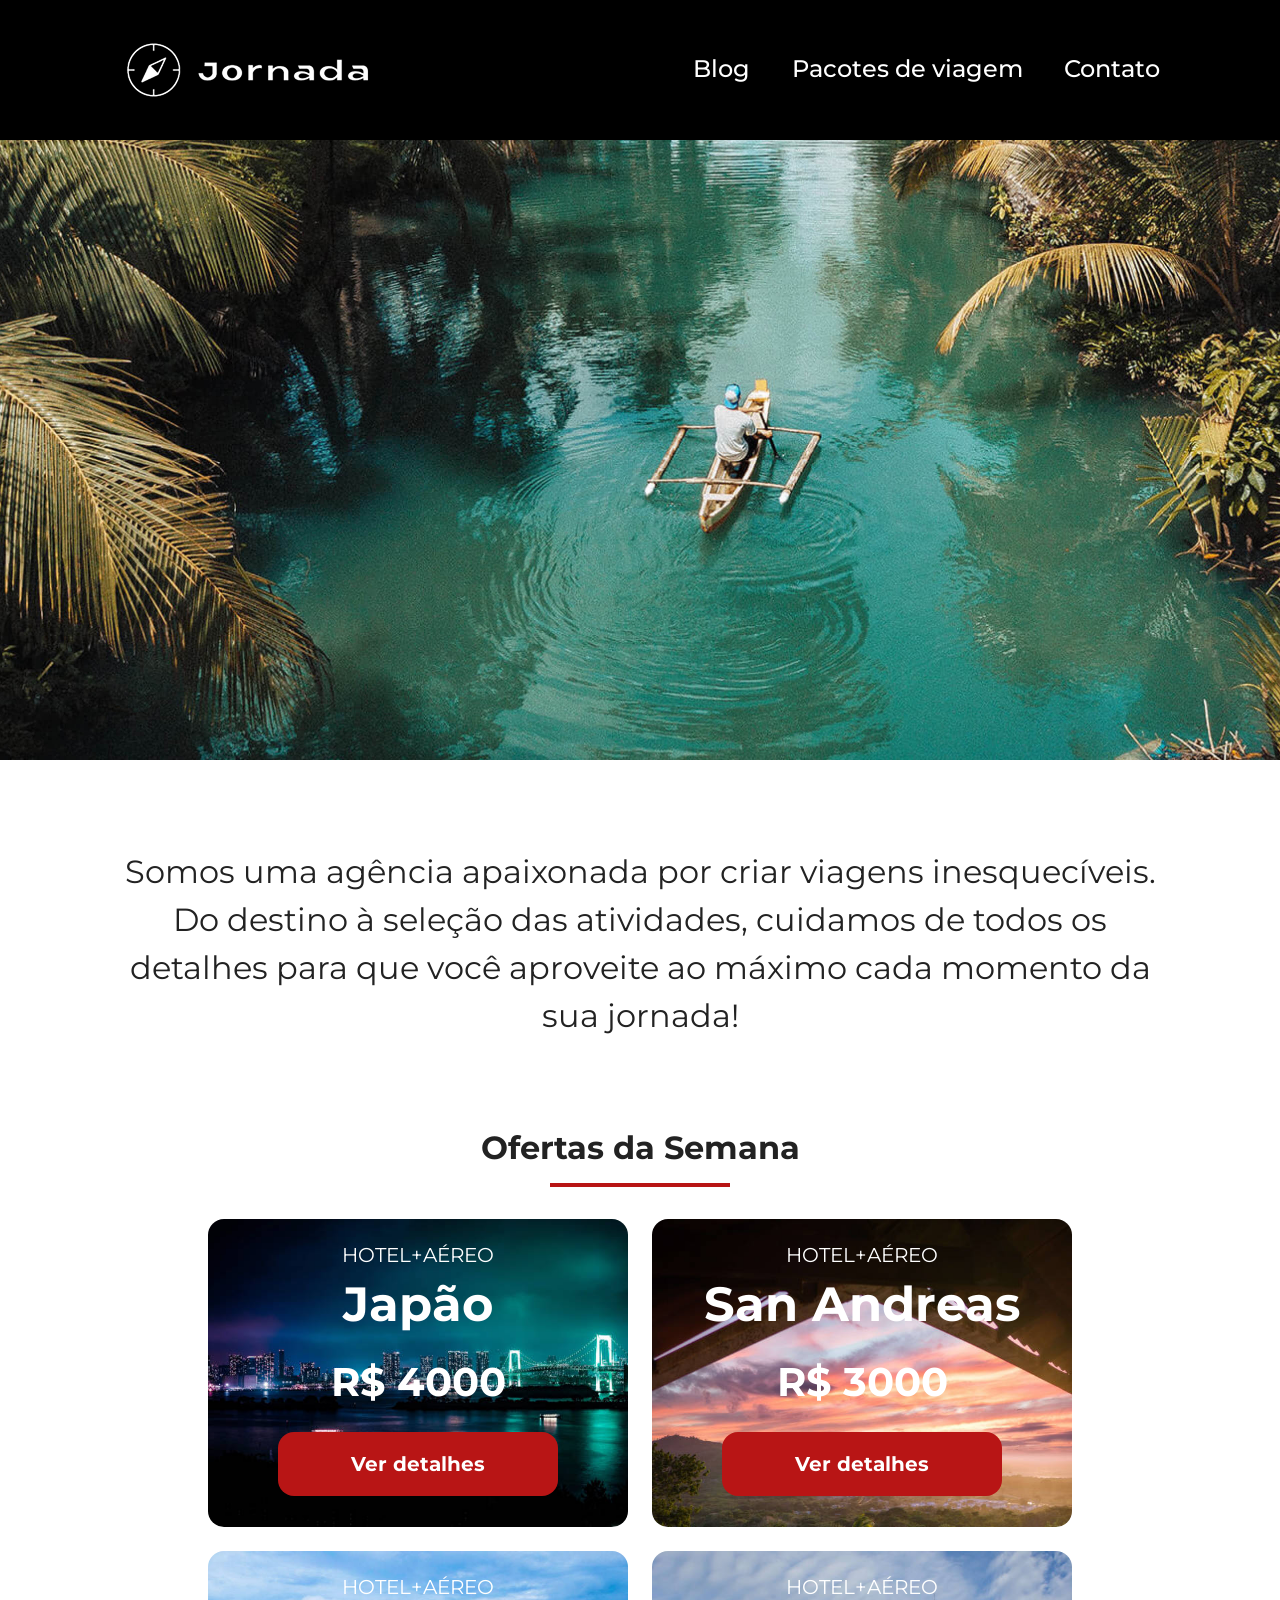
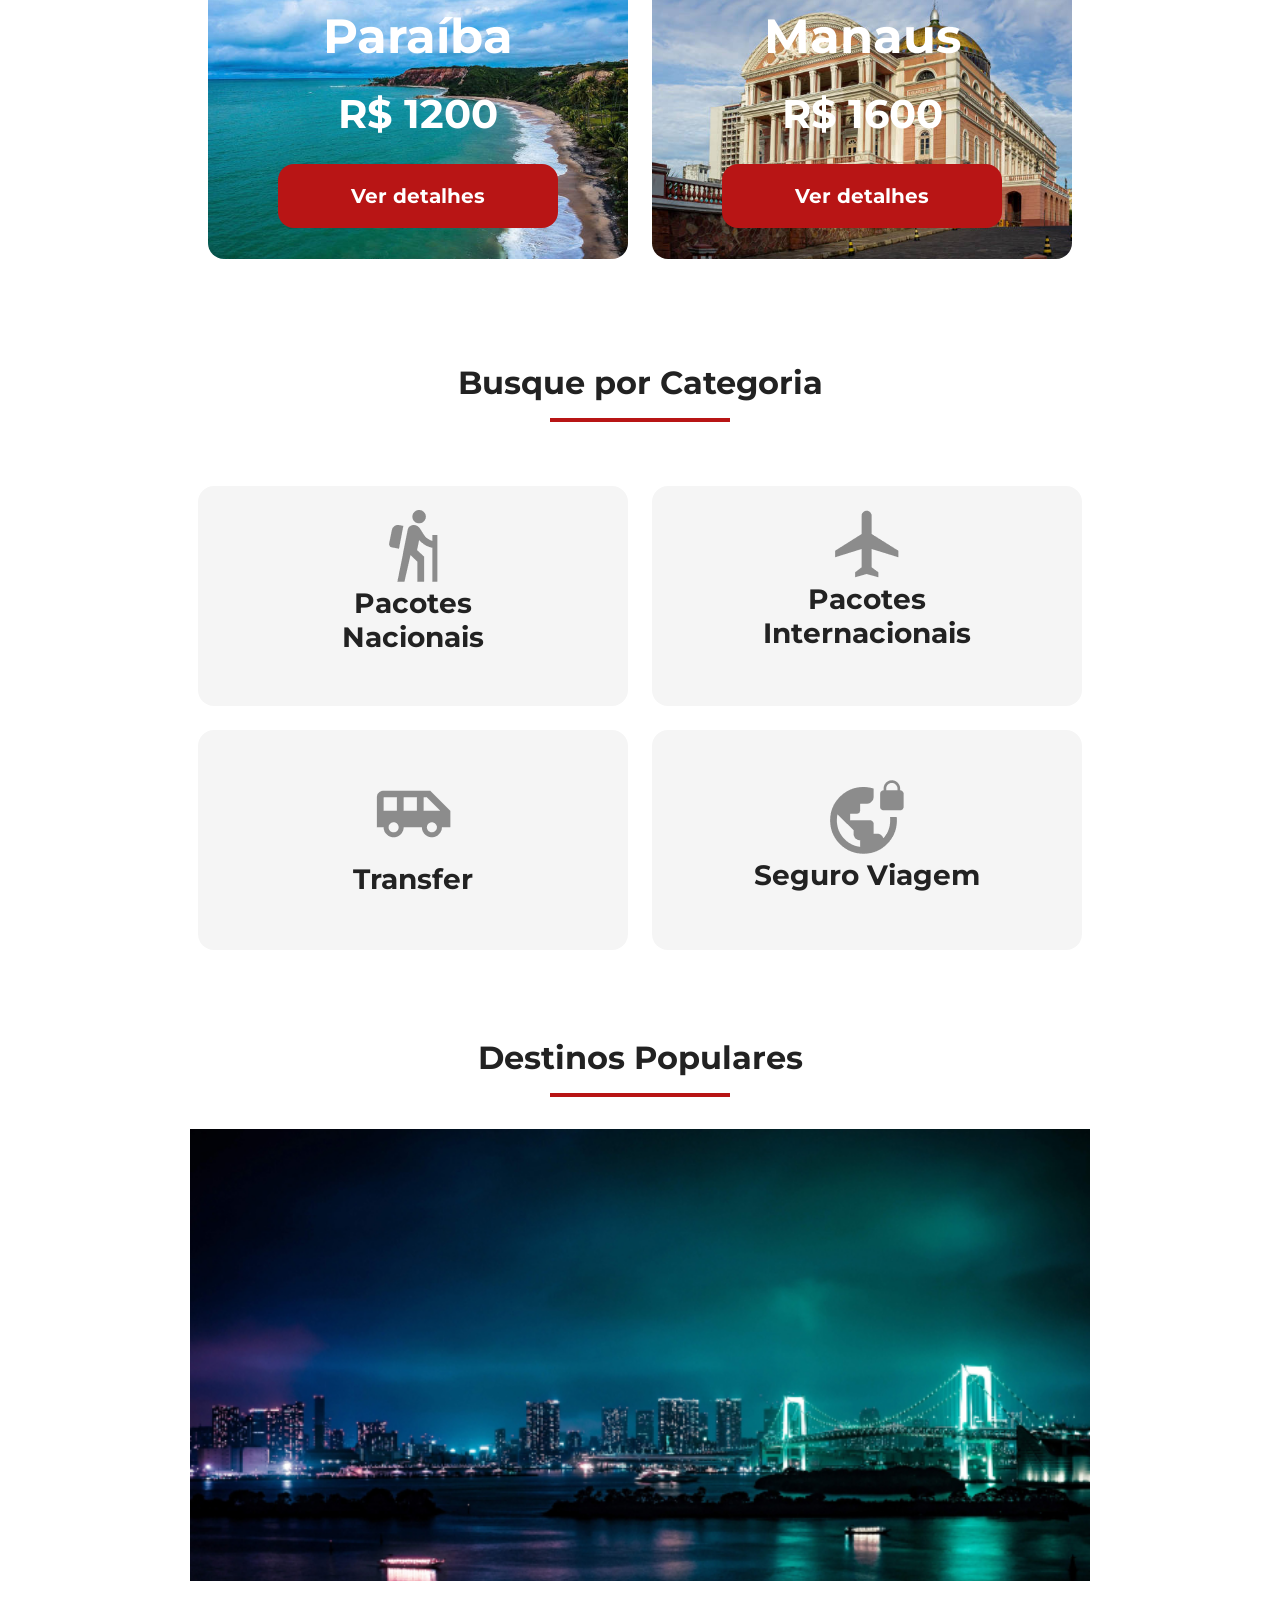
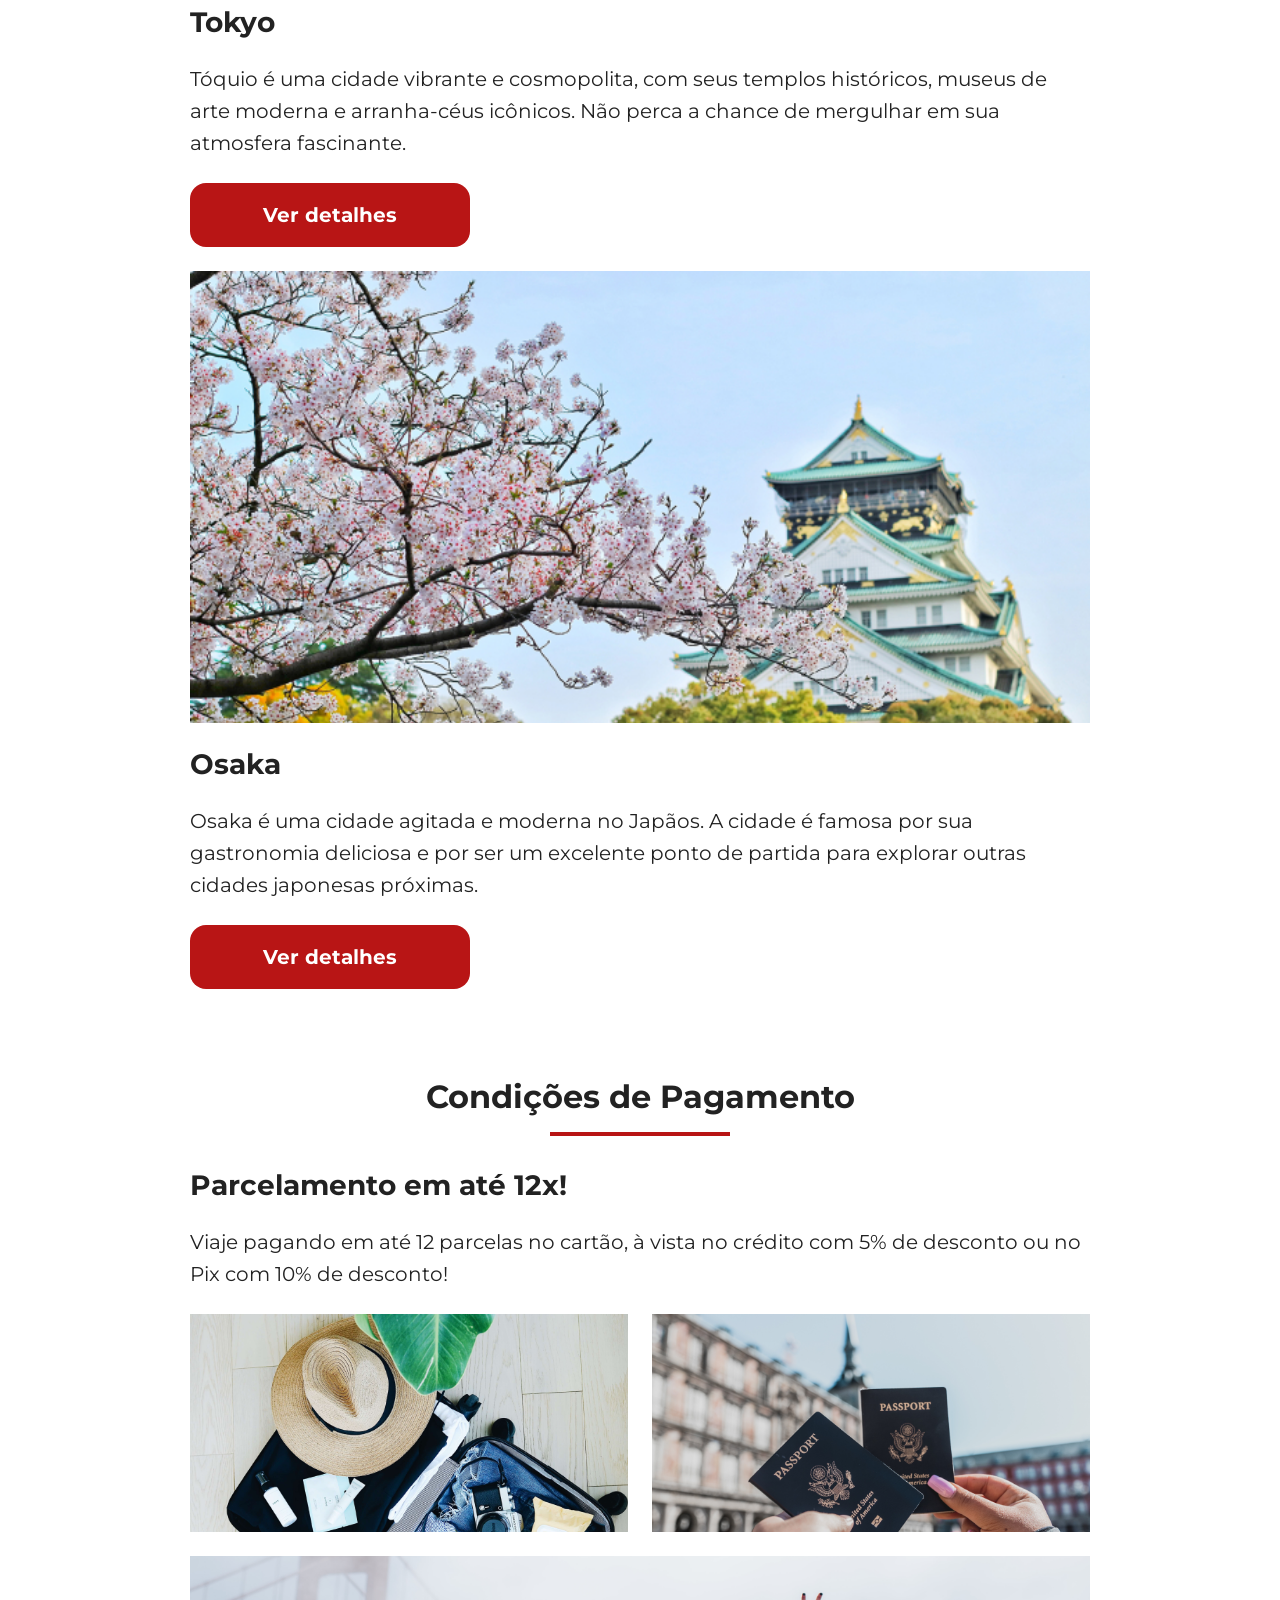
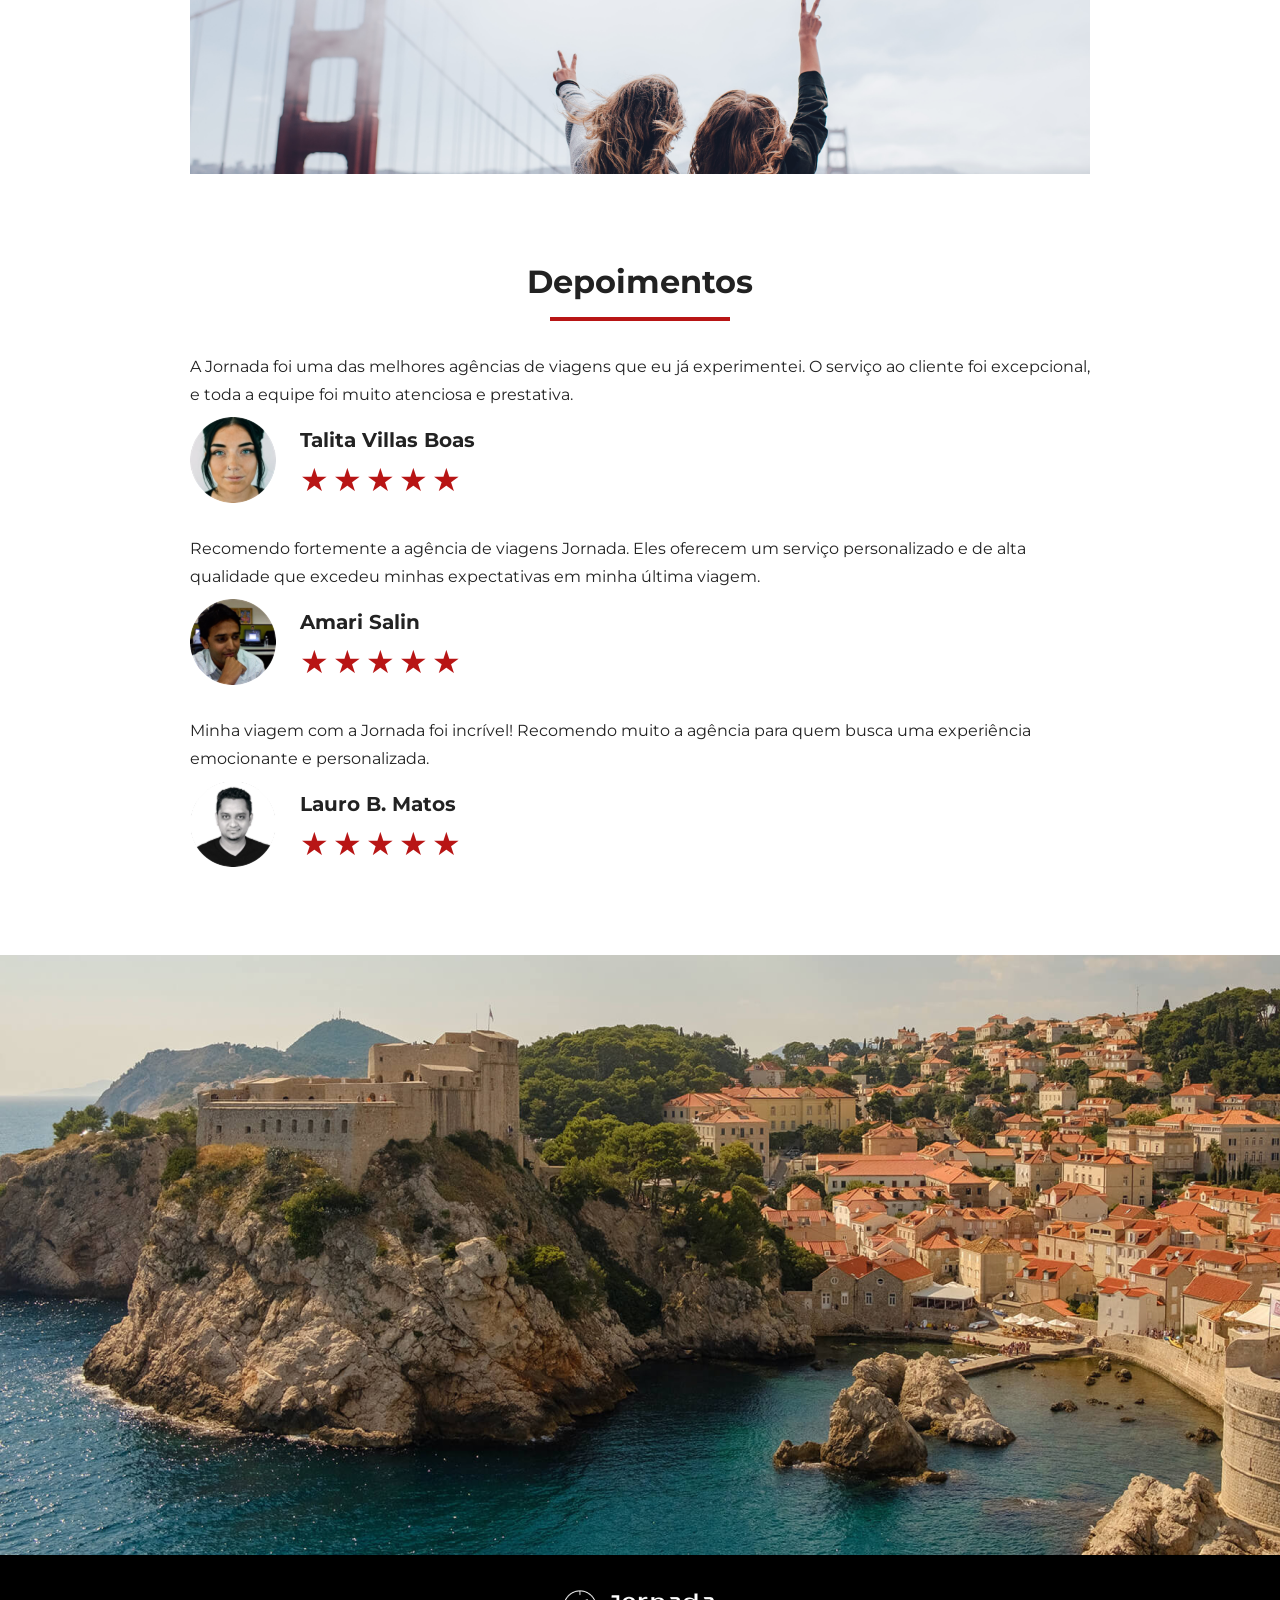
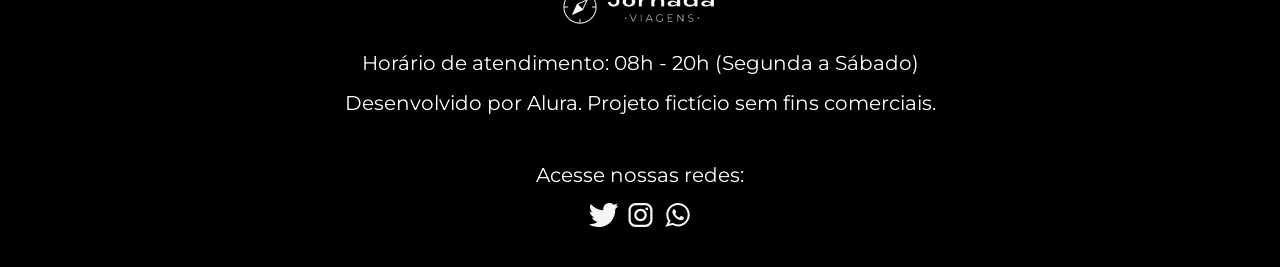
<file: index.html>
<!DOCTYPE html>
<html lang="pt-BR">
  <head>
    <meta charset="UTF-8" />
    <meta name="viewport" content="width=device-width, initial-scale=1.0" />
    <meta
      name="description"
      content="Jornada Viagens,uma agência apaixonada por criar viagens inesquecíveis"
    />

    <meta name="og:title" content="Jornada Viagens" />
    <meta
      name="og:description"
      content="Jornada Viagens,uma agência apaixonada por criar viagens inesquecíveis"
    />
    <meta
      name="og:image"
      content="https://guerreiro-diassis.github.io/jornada-viagens/img/logo-footer.png"
    />
    <meta name="og:type" content="website" />
    <meta
      name="og:url"
      content="https://guerreiro-diassis.github.io/jornada-viagens/"
    />

    <link rel="icon" href="favico.svg" type="xml/svg" />
    <link rel="stylesheet" href="./css/style.css" />

    <title>Jornada Viagens</title>
  </head>
  <body>
    <header class="main-header">
      <a class="logo" href="index.html" title="voltar para a página inicial">
        <img
          class="img-mobile"
          src="img/bussola-jornada-branco.png"
          alt="Bussola do logo Jornada Viagens na cor branca"
        />
        <img
          class="img-desktop"
          src="img/bussola-texto-jornada-branco.png"
          alt="Logo Jornada Viagens na cor branca"
        />
      </a>
      <div class="navigation-menu">
        <label for="menu">
          <img src="img/menu.png" alt="menu" />
        </label>
        <input type="checkbox" id="menu" hidden />
        <nav>
          <ul class="list-links">
            <li>
              <a href="blog.html" target="_blank" title="Acessar Blog">Blog</a>
            </li>
            <li>
              <a
                href="pacotes-de-viagens.html"
                target="_blank"
                title="Acessar Pacotes de viagem"
                >Pacotes de viagem</a
              >
            </li>
            <li>
              <a href="contato.html" target="_blank" title="Acessar Contato"
                >Contato</a
              >
            </li>
          </ul>
        </nav>
      </div>
    </header>
    <section class="hero">
      <div class="hero-img"></div>
      <h2>
        Somos uma agência apaixonada por criar viagens inesquecíveis. Do destino
        à seleção das atividades, cuidamos de todos os detalhes para que você
        aproveite ao máximo cada momento da sua jornada!
      </h2>
    </section>
    <section class="offers">
      <div class="section-title">
        <h2>Ofertas da Semana</h2>
        <hr />
      </div>
      <div class="offers-cards">
        <article class="card japao">
          <header>
            <p>HOTEL+AÉREO</p>
            <h3>
              Japão <br />
              <span>R$ 4000</span>
            </h3>
          </header>
          <footer>
            <a href="#" class="button">Ver detalhes</a>
          </footer>
        </article>
        <article class="card san-andreas">
          <header>
            <p>HOTEL+AÉREO</p>
            <h3>
              San Andreas <br />
              <span>R$ 3000</span>
            </h3>
          </header>
          <footer>
            <a href="#" class="button">Ver detalhes</a>
          </footer>
        </article>
        <article class="card paraiba">
          <header>
            <p>HOTEL+AÉREO</p>
            <h3>
              Paraíba <br />
              <span>R$ 1200</span>
            </h3>
          </header>
          <footer>
            <a href="#" class="button">Ver detalhes</a>
          </footer>
        </article>
        <article class="card manaus">
          <header>
            <p>HOTEL+AÉREO</p>
            <h3>
              Manaus <br />
              <span>R$ 1600</span>
            </h3>
          </header>
          <footer>
            <a href="#" class="button">Ver detalhes</a>
          </footer>
        </article>
      </div>
    </section>
    <section class="categories">
      <div class="section-title">
        <h2>Busque por Categoria</h2>
        <hr />
      </div>
      <div class="categories-cards">
        <a
          class="card"
          href="#"
          target="_blank"
          title="Busque pela categoria Pacotes Nacionais"
        >
          <img
            src="img/icone-caminhada.png"
            alt="ícone cinza representando uma pessoa fazendo tracking"
          />
          <h3 class="content-title">
            Pacotes<br />
            Nacionais
          </h3>
        </a>

        <a
          class="card"
          href="#"
          target="_blank"
          title="Busque pela categoria Pacotes Internacionais"
        >
          <img
            src="img/icone-aviao.png"
            alt="ícone cinza representando um avião"
          />
          <h3 class="content-title">
            Pacotes <br />
            Internacionais
          </h3>
        </a>
        <a
          class="card single-line transfer"
          href="#"
          target="_blank"
          title="Busque pela categoria Transfer"
        >
          <img
            src="img/icone-onibus.png"
            alt="ícone cinza representando um ônibus"
          />
          <h3 class="content-title">Transfer</h3>
        </a>
        <a
          class="card single-line"
          href="#"
          target="_blank"
          title="Busque pela categoria Seguro Viagem"
        >
          <img
            src="img/icone-planeta.png"
            alt="ícone cinza representando o planeta terra com um cadeado"
          />
          <h3 class="content-title">Seguro Viagem</h3>
        </a>
      </div>
    </section>
    <section class="destinations">
      <div class="section-title">
        <h2>Destinos Populares</h2>
        <hr />
      </div>
      <div class="destination-items">
        <article class="item tokyo">
          <header>
            <div class="img-item"></div>
            <h3 class="content-title">Tokyo</h3>
          </header>
          <p class="content-text">
            Tóquio é uma cidade vibrante e cosmopolita, com seus templos
            históricos, museus de arte moderna e arranha-céus icônicos. Não
            perca a chance de mergulhar em sua atmosfera fascinante.
          </p>
          <footer>
            <a
              href="#"
              class="button"
              target="_blank"
              title="Veja mais detalhes do destino Tokyo"
              >Ver detalhes</a
            >
          </footer>
        </article>
        <article class="item osaka">
          <header>
            <div class="img-item"></div>
            <h3 class="content-title">Osaka</h3>
          </header>
          <p class="content-text">
            Osaka é uma cidade agitada e moderna no Japãos. A cidade é famosa
            por sua gastronomia deliciosa e por ser um excelente ponto de
            partida para explorar outras cidades japonesas próximas.
          </p>
          <footer>
            <a
              href="#"
              class="button"
              target="_blank"
              title="Veja mais detalhes do destino Osaka"
              >Ver detalhes</a
            >
          </footer>
        </article>
      </div>
    </section>
    <section class="payments">
      <div class="section-title">
        <h2>Condições de Pagamento</h2>
        <hr />
      </div>
      <div class="content-container">
        <div class="text-content">
          <h3 class="content-title">Parcelamento em até 12x!</h3>
          <p class="content-text">
            Viaje pagando em até 12 parcelas no cartão, à vista no crédito com
            5% de desconto ou no Pix com 10% de desconto!
          </p>
        </div>
        <div class="image-gallery">
          <div class="image first"></div>
          <div class="image second"></div>
          <div class="image thirdy colspan-2"></div>
        </div>
      </div>
    </section>
    <section class="testimonials">
      <div class="section-title">
        <h2>Depoimentos</h2>
        <hr />
      </div>
      <div class="testimonial-container">
        <article>
          <header>
            <p>
              A Jornada foi uma das melhores agências de viagens que eu já
              experimentei. O serviço ao cliente foi excepcional, e toda a
              equipe foi muito atenciosa e prestativa.
            </p>
          </header>
          <footer>
            <img
              src="img/avatar-talita.png"
              alt="imagem de perfil da cliente Talita Villas Boas"
            />
            <div class="profile-content">
              <h3>Talita Villas Boas</h3>
              <div class="rating">
                <span class="star">★</span>
                <span class="star">★</span>
                <span class="star">★</span>
                <span class="star">★</span>
                <span class="star">★</span>
              </div>
            </div>
          </footer>
        </article>
        <article>
          <header>
            <p>
              Recomendo fortemente a agência de viagens Jornada. Eles oferecem
              um serviço personalizado e de alta qualidade que excedeu minhas
              expectativas em minha última viagem.
            </p>
          </header>
          <footer>
            <img
              src="img/avatar-amari.png"
              alt="imagem de perfil do cliente Amari Salin"
            />
            <div class="profile-content">
              <h3>Amari Salin</h3>
              <div class="rating">
                <span class="star">★</span>
                <span class="star">★</span>
                <span class="star">★</span>
                <span class="star">★</span>
                <span class="star">★</span>
              </div>
            </div>
          </footer>
        </article>
        <article>
          <header>
            <p>
              Minha viagem com a Jornada foi incrível! Recomendo muito a agência
              para quem busca uma experiência emocionante e personalizada.
            </p>
          </header>
          <footer>
            <img
              src="img/avatar-lauro.png"
              alt="imagem de perfil do cliente Lauro B. Matos"
            />
            <div class="profile-content">
              <h3>Lauro B. Matos</h3>
              <div class="rating">
                <span class="star">★</span>
                <span class="star">★</span>
                <span class="star">★</span>
                <span class="star">★</span>
                <span class="star">★</span>
              </div>
            </div>
          </footer>
        </article>
      </div>
    </section>
    <section class="bottom-hero">
      <div class="hero-img"></div>
    </section>
    <footer class="main-footer">
      <div class="footer-content">
        <img src="img/logo-footer.png" alt="logo completo Jornada Viagens" />
        <p>Horário de atendimento: 08h - 20h (Segunda a Sábado)</p>
        <p>Desenvolvido por Alura. Projeto fictício sem fins comerciais.</p>
      </div>
      <div class="footer-social">
        <p>Acesse nossas redes:</p>

        <a href="#" target="_blank" title="Acesse o Twitter do Jornada Viagens"
          ><img
            src="img/icone-twitter.svg"
            alt="icone do Twitter na cor branca"
        /></a>

        <a
          href="#"
          target="_blank"
          title="Acesse o Instagram do Jornada Viagens"
          ><img
            src="img/icone-instagram.svg"
            alt="icone do Instagram na cor branca"
        /></a>

        <a href="#" target="_blank" title="Entre em contato através do whatsapp"
          ><img
            src="img/icone-whatsapp.svg"
            alt="icone do whatsapp na cor branca"
        /></a>
      </div>
    </footer>
  </body>
</html>
</file>
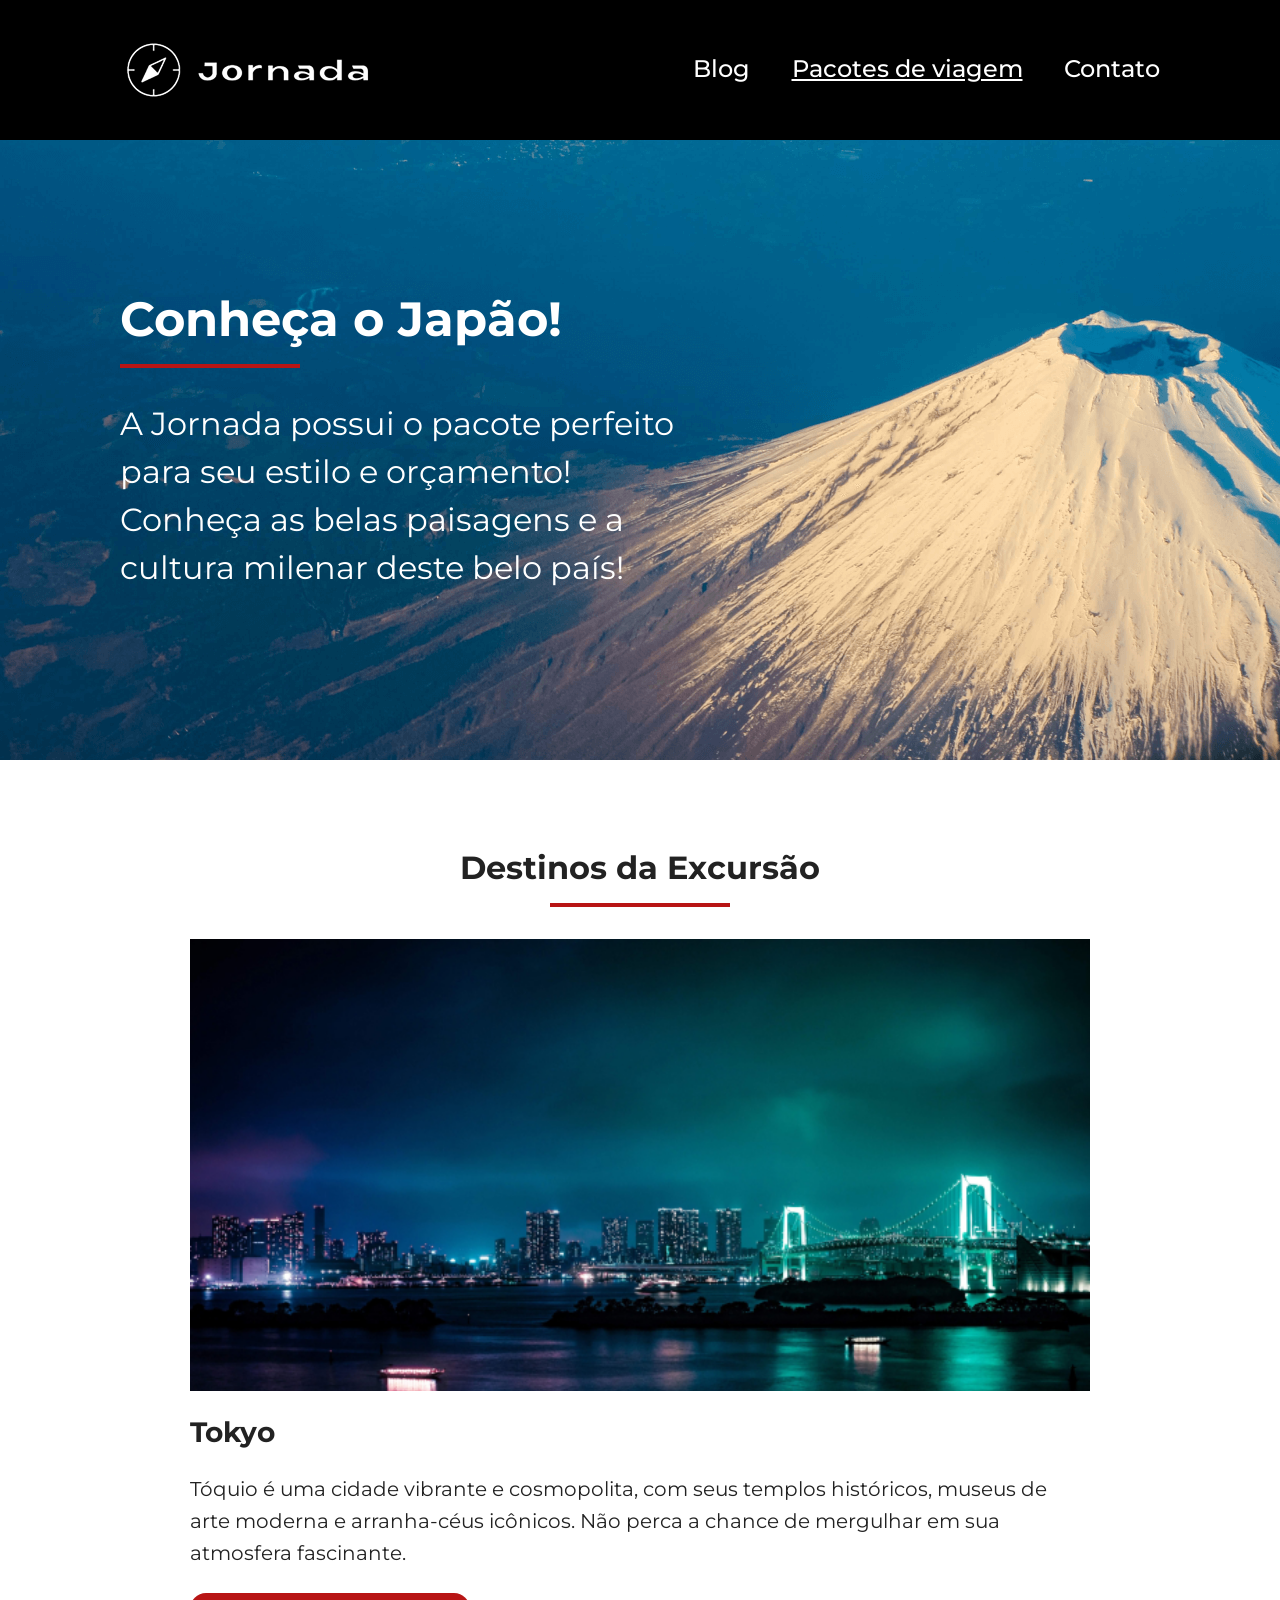
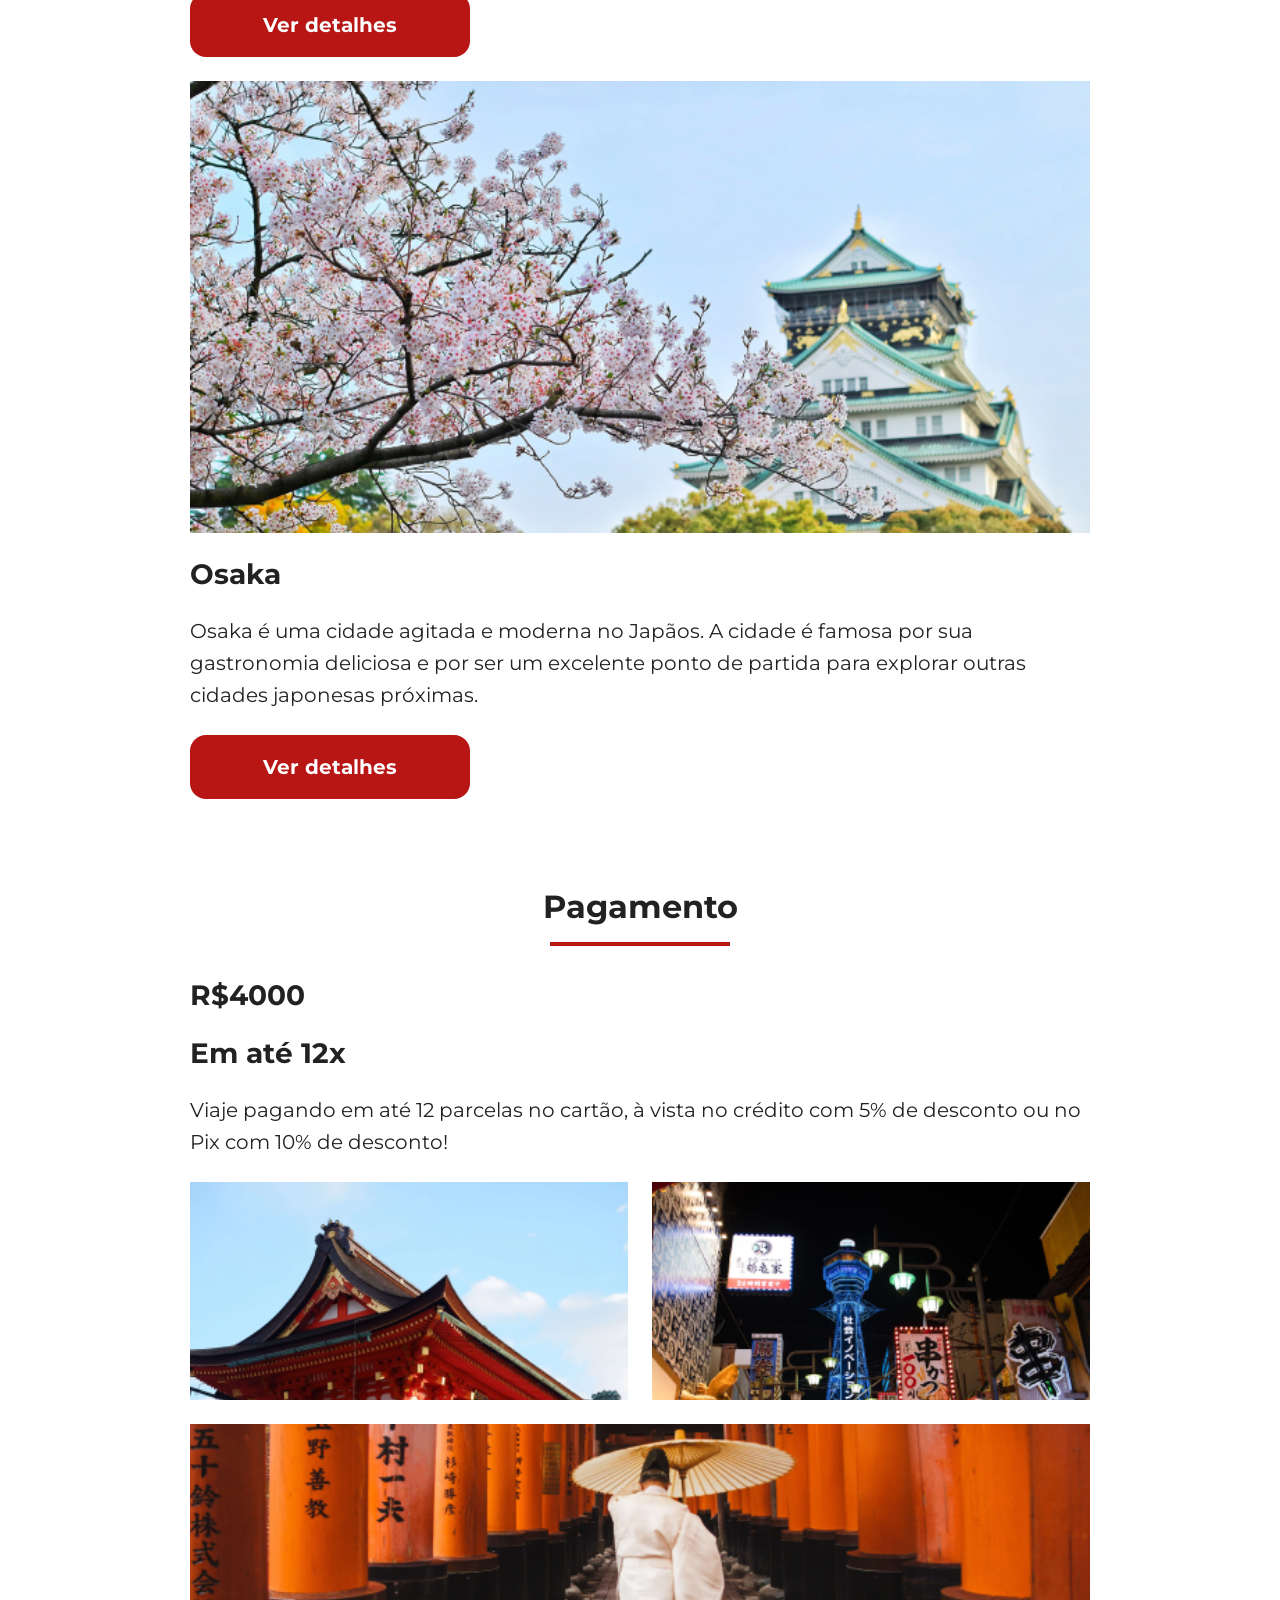
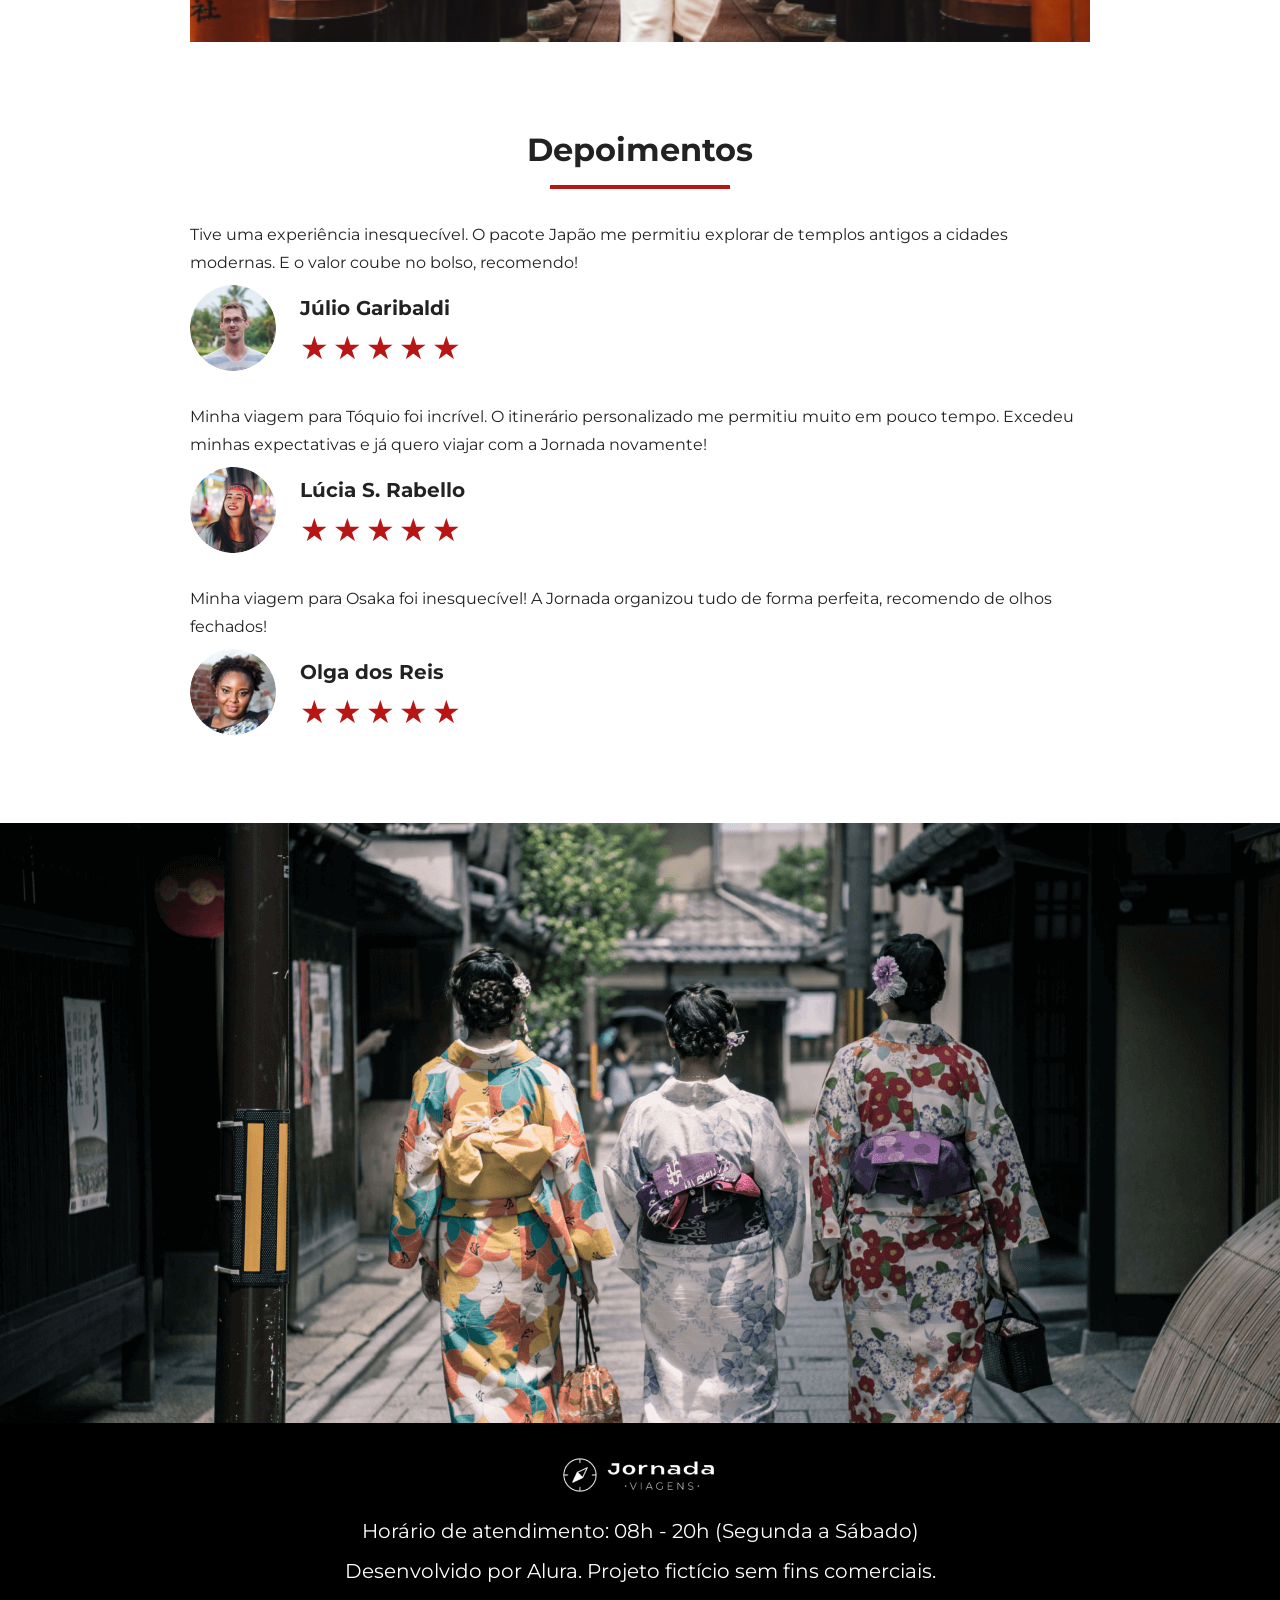
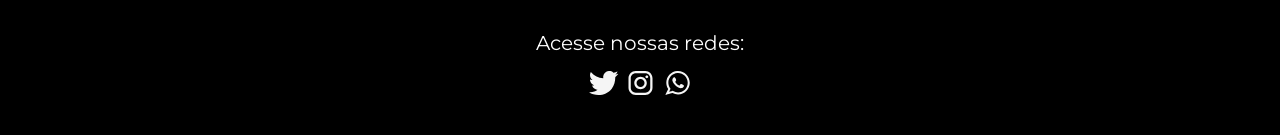
<file: pacotes-de-viagens.html>
<!DOCTYPE html>
<html lang="pt-BR">
  <head>
    <meta charset="UTF-8" />
    <meta name="viewport" content="width=device-width, initial-scale=1.0" />
    <meta
      name="description"
      content="Jornada Viagens,uma agência apaixonada por criar viagens inesquecíveis"
    />

    <meta name="og:title" content="Jornada Viagens" />
    <meta
      name="og:description"
      content="Jornada Viagens,uma agência apaixonada por criar viagens inesquecíveis"
    />
    <meta
      name="og:image"
      content="https://danicastilho.github.io/jornada-viagens/img/logo-footer.png"
    />
    <meta name="og:type" content="website" />
    <meta
      name="og:url"
      content="https://danicastilho.github.io/jornada-viagens"
    />

    <link rel="icon" href="favico.svg" type="xml/svg" />
    <link rel="stylesheet" href="./css/style.css" />

    <title>Jornada Viagens</title>
  </head>
  <body>
    <header class="main-header">
      <a class="logo" href="index.html" title="voltar para a página inicial">
        <img
          class="img-mobile"
          src="img/bussola-jornada-branco.png"
          alt="Bussola do logo Jornada Viagens na cor branca"
        />
        <img
          class="img-desktop"
          src="img/bussola-texto-jornada-branco.png"
          alt="Logo Jornada Viagens na cor branca"
        />
      </a>
      <div class="navigation-menu">
        <label for="menu">
          <img src="img/menu.png" alt="menu" />
        </label>
        <input type="checkbox" id="menu" hidden />
        <nav>
          <ul class="list-links">
            <li>
              <a href="blog.html" target="_blank" title="Acessar Blog">Blog</a>
            </li>
            <li>
              <a
                class="active"
                href="pacotes-de-viagens.html"
                target="_blank"
                title="Acessar Pacotes de viagem"
                >Pacotes de viagem</a
              >
            </li>
            <li>
              <a href="contato.html" target="_blank" title="Acessar Contato"
                >Contato</a
              >
            </li>
          </ul>
        </nav>
      </div>
    </header>
    <section class="travel-packages hero">
      <div class="hero-img">
        <div class="hero-content">
          <h1>Conheça o Japão!</h1>
          <hr />
          <p>
            A Jornada possui o pacote perfeito para seu estilo e orçamento!
            Conheça as belas paisagens e a cultura milenar deste belo país!
          </p>
        </div>
      </div>
    </section>

    <section class="travel-packages destinations">
      <div class="section-title">
        <h2>Destinos da Excursão</h2>
        <hr />
      </div>
      <div class="destination-items">
        <article class="item tokyo">
          <header>
            <div class="img-item"></div>
            <h3 class="content-title">Tokyo</h3>
          </header>
          <p class="content-text">
            Tóquio é uma cidade vibrante e cosmopolita, com seus templos
            históricos, museus de arte moderna e arranha-céus icônicos. Não
            perca a chance de mergulhar em sua atmosfera fascinante.
          </p>
          <footer>
            <a
              href="#"
              class="button"
              target="_blank"
              title="Veja mais detalhes do destino Tokyo"
              >Ver detalhes</a
            >
          </footer>
        </article>
        <article class="item osaka">
          <header>
            <div class="img-item"></div>
            <h3 class="content-title">Osaka</h3>
          </header>
          <p class="content-text">
            Osaka é uma cidade agitada e moderna no Japãos. A cidade é famosa
            por sua gastronomia deliciosa e por ser um excelente ponto de
            partida para explorar outras cidades japonesas próximas.
          </p>
          <footer>
            <a
              href="#"
              class="button"
              target="_blank"
              title="Veja mais detalhes do destino Osaka"
              >Ver detalhes</a
            >
          </footer>
        </article>
      </div>
    </section>
    <section class="travel-packages payments">
      <div class="section-title">
        <h2>Pagamento</h2>
        <hr />
      </div>
      <div class="content-container">
        <div class="text-content">
          <h3 class="content-title">R$4000</h3>
          <h3 class="content-title">Em até 12x</h3>

          <p class="content-text">
            Viaje pagando em até 12 parcelas no cartão, à vista no crédito com
            5% de desconto ou no Pix com 10% de desconto!
          </p>
        </div>
        <div class="image-gallery">
          <div class="image first"></div>
          <div class="image second"></div>
          <div class="image thirdy colspan-2"></div>
        </div>
      </div>
    </section>
    <section class="testimonials">
      <div class="section-title">
        <h2>Depoimentos</h2>
        <hr />
      </div>
      <div class="testimonial-container">
        <article>
          <header>
            <p>
              Tive uma experiência inesquecível. O pacote Japão me permitiu
              explorar de templos antigos a cidades modernas. E o valor coube no
              bolso, recomendo!
            </p>
          </header>
          <footer>
            <img
              src="img/travel-packages/avatar-julio.png"
              alt="imagem de perfil do cliente Júlio Garibaldi"
            />
            <div class="profile-content">
              <h3>Júlio Garibaldi</h3>
              <div class="rating">
                <span class="star">★</span>
                <span class="star">★</span>
                <span class="star">★</span>
                <span class="star">★</span>
                <span class="star">★</span>
              </div>
            </div>
          </footer>
        </article>
        <article>
          <header>
            <p>
              Minha viagem para Tóquio foi incrível. O itinerário personalizado
              me permitiu muito em pouco tempo. Excedeu minhas expectativas e já
              quero viajar com a Jornada novamente!
            </p>
          </header>
          <footer>
            <img
              src="img/travel-packages/avatar-lucia.png"
              alt="imagem de perfil da cliente Lúcia S. Rabello"
            />
            <div class="profile-content">
              <h3>Lúcia S. Rabello</h3>
              <div class="rating">
                <span class="star">★</span>
                <span class="star">★</span>
                <span class="star">★</span>
                <span class="star">★</span>
                <span class="star">★</span>
              </div>
            </div>
          </footer>
        </article>
        <article>
          <header>
            <p>
              Minha viagem para Osaka foi inesquecível! A Jornada organizou tudo
              de forma perfeita, recomendo de olhos fechados!
            </p>
          </header>
          <footer>
            <img
              src="img/travel-packages/avatar-olga.png"
              alt="imagem de perfil da cliente Olga dos Reis"
            />
            <div class="profile-content">
              <h3>Olga dos Reis</h3>
              <div class="rating">
                <span class="star">★</span>
                <span class="star">★</span>
                <span class="star">★</span>
                <span class="star">★</span>
                <span class="star">★</span>
              </div>
            </div>
          </footer>
        </article>
      </div>
    </section>
    <section class="travel-packages bottom-hero">
      <div class="hero-img"></div>
    </section>
    <footer class="main-footer">
      <div class="footer-content">
        <img src="img/logo-footer.png" alt="logo completo Jornada Viagens" />
        <p>Horário de atendimento: 08h - 20h (Segunda a Sábado)</p>
        <p>Desenvolvido por Alura. Projeto fictício sem fins comerciais.</p>
      </div>
      <div class="footer-social">
        <p>Acesse nossas redes:</p>

        <a href="#" target="_blank" title="Acesse o Twitter do Jornada Viagens"
          ><img
            src="img/icone-twitter.svg"
            alt="icone do Twitter na cor branca"
        /></a>

        <a
          href="#"
          target="_blank"
          title="Acesse o Instagram do Jornada Viagens"
          ><img
            src="img/icone-instagram.svg"
            alt="icone do Instagram na cor branca"
        /></a>

        <a href="#" target="_blank" title="Entre em contato através do whatsapp"
          ><img
            src="img/icone-whatsapp.svg"
            alt="icone do whatsapp na cor branca"
        /></a>
      </div>
    </footer>
  </body>
</html>
</file>
<file: css/style.css>
@import url(global.css);
@import url(header.css);
@import url(hero.css);
@import url(offers.css);
@import url(categories.css);
@import url(destinations.css);
@import url(payments.css);
@import url(testimonials.css);
@import url(footer.css);
</file>
